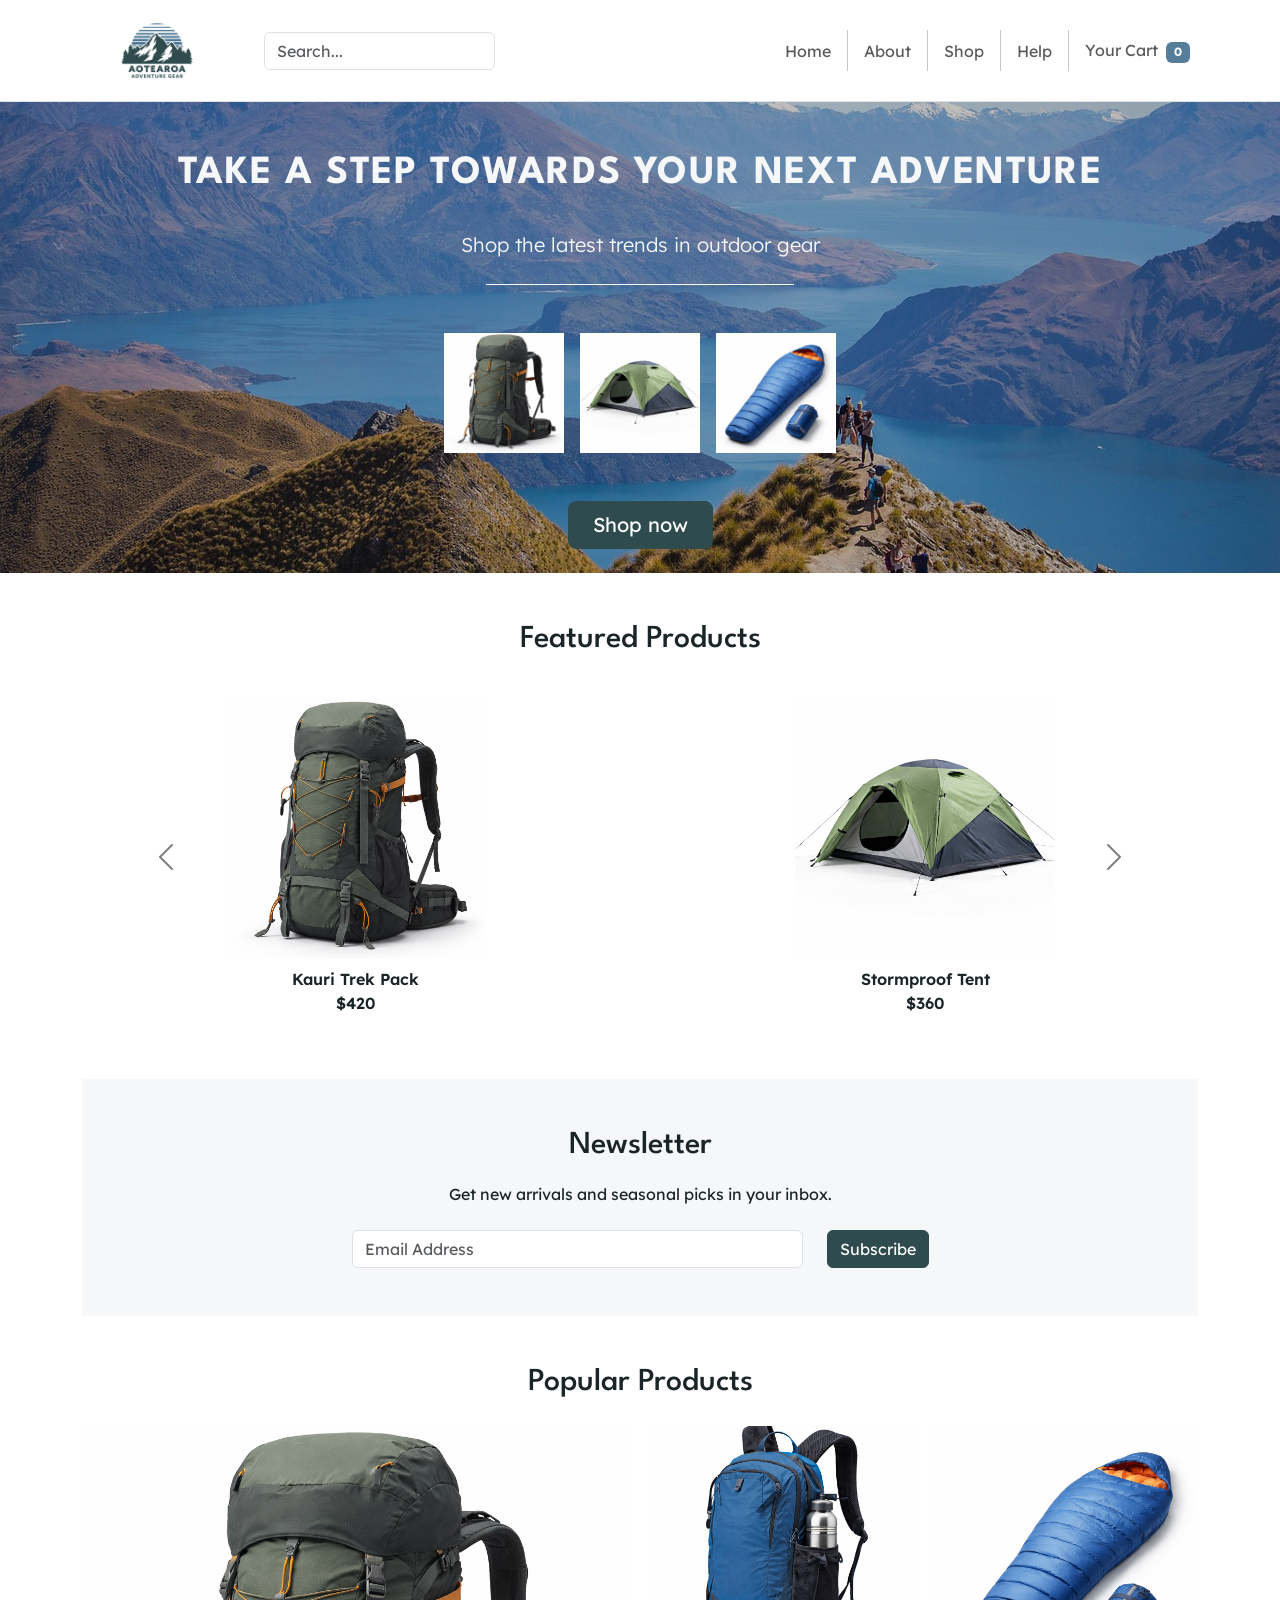
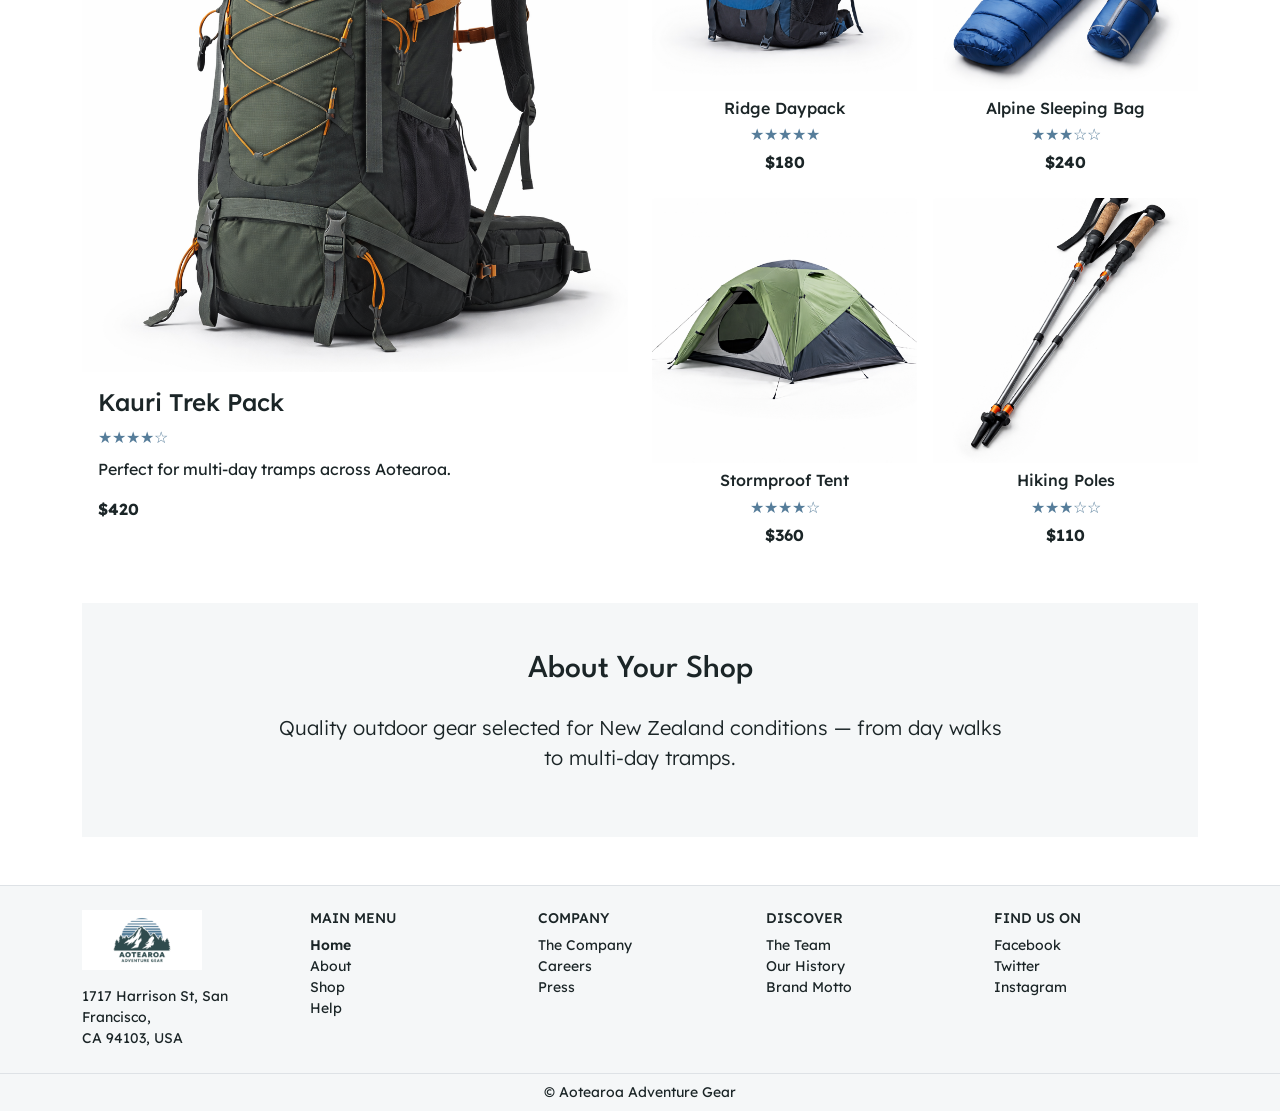
<file: AS2/index.html>
<!DOCTYPE html>
<html lang="en">
  <head>
    <meta charset="utf-8" />
    <title>Aotearoa Adventure Gear</title>
    <meta
      name="description"
      content="Aotearoa Adventure Gear is a premium outdoor equipment retailer catering to adventure enthusiasts across New Zealand."
    />
    <meta name="viewport" content="width=device-width, initial-scale=1" />

    <!-- Bootstrap CSS -->
    <link
      href="https://cdn.jsdelivr.net/npm/bootstrap@5.3.8/dist/css/bootstrap.min.css"
      rel="stylesheet"
      integrity="sha384-sRIl4kxILFvY47J16cr9ZwB07vP4J8+LH7qKQnuqkuIAvNWLzeN8tE5YBujZqJLB"
      crossorigin="anonymous"
    />

    <!-- Custom styles-->
    <link rel="stylesheet" href="css/custom-styles.css" />

    <!-- Fonts -->
    <link rel="preconnect" href="https://fonts.googleapis.com" />
    <link rel="preconnect" href="https://fonts.gstatic.com" crossorigin />
    <link
      href="https://fonts.googleapis.com/css2?family=League+Spartan:wght@500;700&family=Lexend+Deca:wght@100..900&display=swap"
      rel="stylesheet"
    />
  </head>

  <body>
    <div>
        <header class="border-bottom bg-white">
        <nav class="navbar navbar-expand-lg">
            <div class="container">

            <!-- Brand -->
            <a class="navbar-brand d-flex align-items-center gap-2" href="index.html">
                <img
                src="images/logo_jmgwxd/logo_jmgwxd_c_scale,w_320.png"
                alt="Aotearoa Adventure Gear logo"
                class="img-fluid"
                style="max-width: 150px"
                />
            </a>

            <!-- Toggler (mobile) -->
            <button
                class="navbar-toggler"
                type="button"
                data-bs-toggle="collapse"
                data-bs-target="#mainNavbar"
                aria-controls="mainNavbar"
                aria-expanded="false"
                aria-label="Toggle navigation"
            >
                <span class="navbar-toggler-icon"></span>
            </button>

            <!-- Collapsible content -->
            <div class="collapse navbar-collapse" id="mainNavbar">
                <!-- Search -->
                <form class="d-flex ms-lg-3 my-3 my-lg-0" role="search" action="#" method="get">
                <label class="visually-hidden" for="search">Search</label>
                <input
                    id="search"
                    class="form-control"
                    type="search"
                    name="q"
                    placeholder="Search..."
                />
                </form>

                <!-- Nav links -->
                 <ul class="navbar-nav ms-lg-auto align-items-lg-center gap-lg-2">
                    <li class="nav-item">
                        <a class="nav-link" href="index.html" data-nav="home">Home</a>
                    </li>
                    <div class="vr d-none d-lg-block"></div>
                    <li class="nav-item">
                        <a class="nav-link" href="#" data-nav="about">About</a>
                    </li>
                    <div class="vr d-none d-lg-block"></div>
                    <li class="nav-item">
                        <a class="nav-link" href="shop.html" data-nav="shop">Shop</a>
                    </li>
                    <div class="vr d-none d-lg-block"></div>
                    <li class="nav-item">
                        <a class="nav-link" href="#" data-nav="help">Help</a>
                    </li>
                    <div class="vr d-none d-lg-block"></div>
                    <li class="nav-item">
                        <a class="nav-link" href="cart.html" data-nav="cart">
                        Your Cart
                        <span class="badge text-bg-secondary ms-1" data-cart-count>0</span>
                        </a>
                    </li>
                </ul>
            </div>

            </div>
        </nav>
        </header>

      <main>
        <!-- Hero Section -->
        <section
          id="hero"
          class="hero p-4 text-center"
          style="--hero-image: url('../images/hero_image.jpg')"
        >
          <h1 class="py-4 text-light">Take a step towards your next adventure</h1>
          <p class="lead text-light">Shop the latest trends in outdoor gear</p>
          <hr class="w-25 mx-auto my-4 opacity-100 text-light">

          <!-- Featured product images -->
          <div class="d-flex justify-content-center gap-3 mb-4 py-4">
            <a href="product.html?id=1" class="d-inline-block">
              <img
                src="images/trekpack.png"
                alt="Kauri trekpack"
                class="img-fluid product-thumb"
                style="max-width: 120px"
              />
            </a>
            <a href="product.html?id=4" class="d-inline-block">
              <img
                src="images/tent.png"
                alt="Stormproof tent"
                class="img-fluid product-thumb"
                style="max-width: 120px"
              />
            </a>
            <a href="product.html?id=3" class="d-inline-block">
              <img
                src="images/sleepingbag.png"
                alt="Sleeping bag"
                class="img-fluid product-thumb"
                style="max-width: 120px"
              />
            </a>
          </div>

          <div class="d-grid gap-2 d-sm-flex justify-content-sm-center">
            <a href="shop.html" class="btn btn-primary btn-lg px-4">Shop now</a>
          </div>
        </section>

        <!-- Scroll to top button -->
        <button id="topBtn" 
        title="Go to top"  
        class="btn btn-primary position-fixed bottom-0 end-0 m-3 rounded-circle d-flex align-items-center justify-content-center d-none"
        type="button" aria-label="Scroll to top">Top</button>

        <!-- Carousel -->
        <div class="container py-5">
        <h2 class="text-center mb-4">Featured Products</h2>

        <div
            id="featured-products-carousel"
            class="carousel slide carousel-dark"
            data-bs-ride="carousel"
        >
            <div class="carousel-inner">

            <!-- Slide 1 -->
            <div class="carousel-item active">
                <div class="row justify-content-center g-4">
                <div class="col-12 col-md-6">
                    <a href="product.html?id=1" class="text-decoration-none text-reset d-block text-center">
                        <div class="ratio ratio-1x1 mx-auto" style="max-width: 260px;">
                            <img src="images/trekpack.png" class="w-100 h-100 object-fit-cover" alt="Kauri Trek Pack">
                        </div>
                        <p class="fw-semibold mt-2 mb-0">Kauri Trek Pack<br>$420</p>
                    </a>
                </div>

                <div class="col-12 col-md-6">
                    <a href="product.html?id=2" class="text-decoration-none text-reset d-block text-center">
                        <div class="ratio ratio-1x1 mx-auto" style="max-width: 260px;">
                            <img src="images/tent.png" class="w-100 h-100 object-fit-cover" alt="Stormproof Tent">
                        </div>
                        <p class="fw-semibold mt-2 mb-0">Stormproof Tent<br>$360</p>
                    </a>
                </div>
                </div>
            </div>

            <!-- Slide 2 -->
            <div class="carousel-item">
                <div class="row justify-content-center g-4">
                <div class="col-12 col-md-6">
                    <a href="product.html?id=3" class="text-decoration-none text-reset d-block text-center">
                        <div class="ratio ratio-1x1 mx-auto" style="max-width: 260px;">
                            <img src="images/sleepingbag.png" class="w-100 h-100 object-fit-cover" alt="Alpine Sleeping Bag">
                        </div>
                        <p class="fw-semibold mt-2 mb-0">Apline Sleeping Bag<br>$240</p>
                    </a>
                </div>

                <div class="col-12 col-md-6">
                    <a href="product.html?id=2" class="text-decoration-none text-reset d-block text-center">
                        <div class="ratio ratio-1x1 mx-auto" style="max-width: 260px;">
                            <img src="images/daypack.png" class="w-100 h-100 object-fit-cover" alt="Ridge Daypack">
                        </div>
                        <p class="fw-semibold mt-2 mb-0">Ridge Daypack<br>$180</p>
                    </a>
                </div>
                </div>
            </div>

            </div>

            <!-- Controls -->
            <button class="carousel-control-prev" type="button"
                    data-bs-target="#featured-products-carousel"
                    data-bs-slide="prev">
            <span class="carousel-control-prev-icon" aria-hidden="true"></span>
            <span class="visually-hidden">Previous</span>
            </button>

            <button class="carousel-control-next" type="button"
                    data-bs-target="#featured-products-carousel"
                    data-bs-slide="next">
            <span class="carousel-control-next-icon" aria-hidden="true"></span>
            <span class="visually-hidden">Next</span>
            </button>
        </div>
        </div>

        <!-- Newsletter section -->
        <div class="container">
          <section id="newsletter" class="newsletter py-5 bg-light">
            <div class="text-center">
              <h2 class="mb-3">Newsletter</h2>
              <p class="mb-4">
                Get new arrivals and seasonal picks in your inbox.
              </p>
            </div>

            <form action="#" method="post" class="newsletter-form">
              <div class="row justify-content-center">
                <div class="col-md-5 mb-2 mb-md-0">
                  <label class="visually-hidden" for="newsletter-email">Email address</label>
                  <input
                    id="newsletter-email"
                    type="email"
                    name="email"
                    class="form-control"
                    placeholder="Email Address"
                    required
                  />
                </div>
                <div class="col-auto">
                  <button type="submit" class="btn btn-primary">Subscribe</button>
                </div>
              </div>
            </form>
          </section>

          <!-- Popular Products -->
          <section id="popular-products" class="popular-products py-5">
            <h2 class="mb-4 text-center">Popular Products</h2>

            <div class="row g-4">
              <!-- LEFT: big featured card -->
              <div class="col-md-6">
                <a href="product.html?id=1" class="text-decoration-none text-reset d-block h-100">
                  <article class="card h-100 border-0">
                    <img src="images/trekpack.png" class="card-img-top product-thumb" alt="Kauri Trek Pack" />
                    <div class="card-body">
                      <h3 class="card-title h4">Kauri Trek Pack</h3>
                      <div class="mb-2">
                        <span class="stars text-secondary">&#9733;&#9733;&#9733;&#9733;&#9734;</span>
                      </div>
                      <p class="card-text">Perfect for multi-day tramps across Aotearoa.</p>
                      <p class="card-text fw-bold mb-0">$420</p>
                    </div>
                  </article>
                </a>
              </div>

              <!-- RIGHT: 4 smaller cards (2x2) -->
              <div class="col-md-6">
                <div class="row g-3">
                  <div class="col-6">
                    <a href="product.html?id=2" class="text-decoration-none text-reset d-block h-100">
                      <article class="card h-100 border-0 text-center">
                        <img src="images/daypack.png" class="card-img-top product-thumb" alt="Ridge Daypack" />
                        <div class="card-body p-2">
                          <h3 class="card-title h6 mb-1">Ridge Daypack</h3>
                          <div class="mb-1">
                            <span class="text-secondary">&#9733;&#9733;&#9733;&#9733;&#9733;</span>
                          </div>
                          <p class="card-text fw-bold mb-0">$180</p>
                        </div>
                      </article>
                    </a>
                  </div>

                  <div class="col-6">
                    <a href="product.html?id=3" class="text-decoration-none text-reset d-block h-100">
                      <article class="card h-100 border-0 text-center">
                        <img src="images/sleepingbag.png" class="card-img-top product-thumb" alt="Alpine Sleeping Bag" />
                        <div class="card-body p-2">
                          <h3 class="card-title h6 mb-1">Alpine Sleeping Bag</h3>
                          <div class="mb-1">
                            <span class="text-secondary">&#9733;&#9733;&#9733;&#9734;&#9734;</span>
                          </div>
                          <p class="card-text fw-bold mb-0">$240</p>
                        </div>
                      </article>
                    </a>
                  </div>

                  <div class="col-6">
                    <a href="product.html?id=4" class="text-decoration-none text-reset d-block h-100">
                      <article class="card h-100 border-0 text-center">
                        <img src="images/tent.png" class="card-img-top product-thumb" alt="Stormproof Tent" />
                        <div class="card-body p-2">
                          <h3 class="card-title h6 mb-1">Stormproof Tent</h3>
                          <div class="mb-1">
                            <span class="text-secondary">&#9733;&#9733;&#9733;&#9733;&#9734;</span>
                          </div>
                          <p class="card-text fw-bold mb-0">$360</p>
                        </div>
                      </article>
                    </a>
                  </div>

                  <div class="col-6">
                    <a href="product.html?id=5" class="text-decoration-none text-reset d-block h-100">
                      <article class="card h-100 border-0 text-center">
                        <img src="images/hikingpoles.png" class="card-img-top product-thumb" alt="Hiking Poles" />
                        <div class="card-body p-2">
                          <h3 class="card-title h6 mb-1">Hiking Poles</h3>
                          <div class="mb-1">
                            <span class="text-secondary">&#9733;&#9733;&#9733;&#9734;&#9734;</span>
                          </div>
                          <p class="card-text fw-bold mb-0">$110</p>
                        </div>
                      </article>
                    </a>
                  </div>
                </div>
              </div>
            </div>
          </section>

          <!-- About Section -->
          <section id="about" class="about py-5 bg-light">
            <div class="container text-center">
              <h2 class="mb-4">About Your Shop</h2>
              <div class="col-lg-8 mx-auto">
                <p class="lead">
                  Quality outdoor gear selected for New Zealand conditions — from day walks to
                  multi-day tramps.
                </p>
              </div>
            </div>
          </section>
        </div>
      </main>

      <footer class="site-footer mt-5">
        <div class="p-4 border-top bg-light">
          <div class="container">
            <div class="row row-cols-2 row-cols-md-5 g-4 align-items-start">
              <div class="col">
                <img
                  src="images/logo_jmgwxd/logo_jmgwxd_c_scale,w_320.png"
                  alt="AAG Logo"
                  class="img-fluid mb-3"
                  style="max-width: 120px"
                />
                <address class="small mb-0">
                  1717 Harrison St, San Francisco,<br />
                  CA 94103, USA
                </address>
              </div>

              <!-- TODO: fix lack of colour on hover-->
              <div class="col">
                <h5 class="mb-2 small text-uppercase">Main Menu</h5>
                <ul class="list-unstyled small mb-0">
                  <li><a href="index.html" class="nav-link active fw-semibold">Home</a></li>
                  <li><a href="#" class="nav-link">About</a></li>
                  <li><a href="shop.html" class="nav-link">Shop</a></li>
                  <li><a href="#" class="nav-link">Help</a></li>
                </ul>
              </div>

              <div class="col">
                <h5 class="mb-2 small text-uppercase">Company</h5>
                <ul class="list-unstyled small mb-0">
                  <li><a href="#" class="nav-link">The Company</a></li>
                  <li><a href="#" class="nav-link">Careers</a></li>
                  <li><a href="#" class="nav-link">Press</a></li>
                </ul>
              </div>

              <div class="col">
                <h5 class="mb-2 small text-uppercase">Discover</h5>
                <ul class="list-unstyled small mb-0">
                  <li><a href="#" class="nav-link">The Team</a></li>
                  <li><a href="#" class="nav-link">Our History</a></li>
                  <li><a href="#" class="nav-link">Brand Motto</a></li>
                </ul>
              </div>

              <div class="col">
                <h5 class="mb-2 small text-uppercase">Find Us On</h5>
                <ul class="list-unstyled small mb-0">
                  <li><a href="#" class="nav-link">Facebook</a></li>
                  <li><a href="#" class="nav-link">Twitter</a></li>
                  <li><a href="#" class="nav-link">Instagram</a></li>
                </ul>
              </div>
            </div>
          </div>
        </div>

        <div class="border-top bg-light p-2 text-center">
          <div class="container">
            <p class="small mb-0">&#169; Aotearoa Adventure Gear</p>
          </div>
        </div>
      </footer>
    </div>

    <script
      src="https://cdn.jsdelivr.net/npm/bootstrap@5.3.8/dist/js/bootstrap.min.js"
      integrity="sha384-G/EV+4j2dNv+tEPo3++6LCgdCROaejBqfUeNjuKAiuXbjrxilcCdDz6ZAVfHWe1Y"
      crossorigin="anonymous"
    ></script>
    <script src="js/cart.js"></script>
    <script src="js/common.js"></script>
  </body>
</html>
</file>
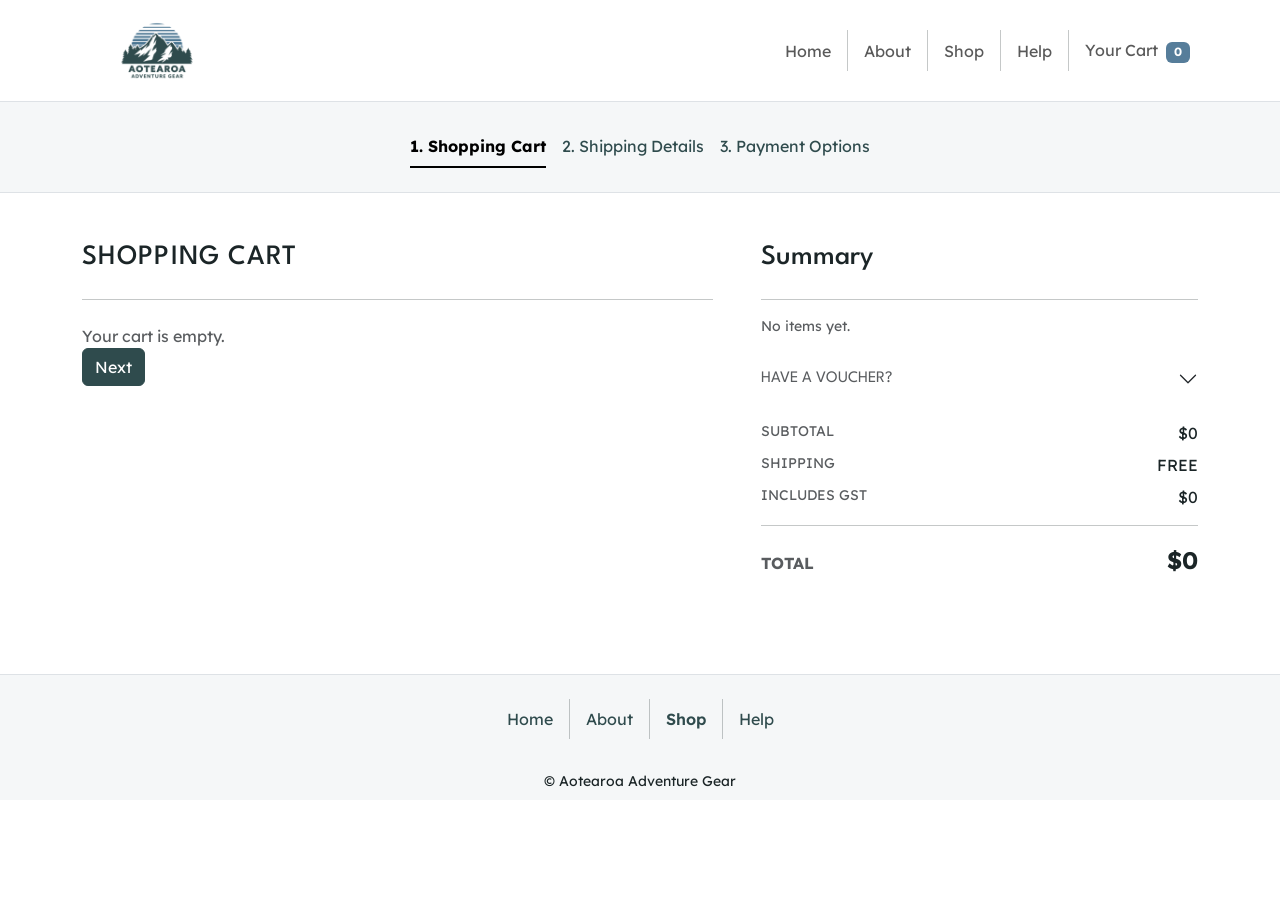
<file: AS2/cart.html>
<!DOCTYPE html>
<html lang="en">
<head>
  <meta charset="utf-8" />
  <title>Aotearoa Adventure Gear | Cart</title>
  <meta name="description" content="Shopping cart checkout flow." />
  <meta name="viewport" content="width=device-width, initial-scale=1" />

  <link
    href="https://cdn.jsdelivr.net/npm/bootstrap@5.3.8/dist/css/bootstrap.min.css"
    rel="stylesheet"
  />
  <link rel="stylesheet" href="css/custom-styles.css" />

  <link rel="preconnect" href="https://fonts.googleapis.com" />
  <link rel="preconnect" href="https://fonts.gstatic.com" crossorigin />
  <link
    href="https://fonts.googleapis.com/css2?family=League+Spartan:wght@500;700&family=Lexend+Deca:wght@100..900&display=swap"
    rel="stylesheet"
  />
</head>

<body>
<div>
  <!-- Header -->
      <header class="border-bottom bg-white">
        <nav class="navbar navbar-expand-lg">
            <div class="container">

            <!-- Brand -->
            <a class="navbar-brand d-flex align-items-center gap-2" href="index.html">
                <img
                src="images/logo_jmgwxd/logo_jmgwxd_c_scale,w_320.png"
                alt="Aotearoa Adventure Gear logo"
                class="img-fluid"
                style="max-width: 150px"
                />
            </a>

            <!-- Toggler (mobile) -->
            <button
                class="navbar-toggler"
                type="button"
                data-bs-toggle="collapse"
                data-bs-target="#mainNavbar"
                aria-controls="mainNavbar"
                aria-expanded="false"
                aria-label="Toggle navigation"
            >
                <span class="navbar-toggler-icon"></span>
            </button>

            <!-- Collapsible content -->
            <div class="collapse navbar-collapse" id="mainNavbar">
                <!-- Nav links -->
                 <ul class="navbar-nav ms-lg-auto align-items-lg-center gap-lg-2">
                    <li class="nav-item">
                        <a class="nav-link" href="index.html" data-nav="home">Home</a>
                    </li>
                    <div class="vr d-none d-lg-block"></div>
                    <li class="nav-item">
                        <a class="nav-link" href="#" data-nav="about">About</a>
                    </li>
                    <div class="vr d-none d-lg-block"></div>
                    <li class="nav-item">
                        <a class="nav-link" href="shop.html" data-nav="shop">Shop</a>
                    </li>
                    <div class="vr d-none d-lg-block"></div>
                    <li class="nav-item">
                        <a class="nav-link" href="#" data-nav="help">Help</a>
                    </li>
                    <div class="vr d-none d-lg-block"></div>
                    <li class="nav-item">
                        <a class="nav-link" href="cart.html" data-nav="cart">
                        Your Cart
                        <span class="badge text-bg-secondary ms-1" data-cart-count>0</span>
                        </a>
                    </li>
                </ul>
            </div>

            </div>
        </nav>
        </header>

  <main>
    <div>
      <!-- Steps -->
        <section class="py-4 border-bottom bg-light">
        <nav class="container" aria-label="Checkout steps">
            <ul class="nav nav-underline justify-content-center flex-wrap" id="checkoutSteps" role="tablist">
            <li class="nav-item" role="presentation">
                <a
                class="nav-link active"
                href="#step1"
                data-step="1"
                aria-current="step"
                role="tab"
                aria-controls="step1"
                aria-selected="true"
                >1. Shopping Cart</a>
            </li>
            <li class="nav-item" role="presentation">
                <a
                class="nav-link"
                href="#step2"
                data-step="2"
                role="tab"
                aria-controls="step2"
                aria-selected="false"
                >2. Shipping Details</a>
            </li>
            <li class="nav-item" role="presentation">
                <a
                class="nav-link"
                href="#step3"
                data-step="3"
                role="tab"
                aria-controls="step3"
                aria-selected="false"
                >3. Payment Options</a>
            </li>
            </ul>
        </nav>
        </section>

      <!-- Content -->
       <div class="container">
        <section class="py-5">
            <div class="row g-5">

            <!-- LEFT -->
            <div class="col-12 col-lg-7">

                <!-- STEP 1 -->
                <section class="checkout-step" id="step1" data-step-panel="1" role="tabpanel" aria-labelledby="step1-tab">
                <h1 class="h3 mb-4">Shopping Cart</h1>
                <hr class="mb-4" />
                <div id="cart-items"></div>

                <div class="d-flex gap-2">
                    <button type="button" class="btn btn-primary" data-next>Next</button>
                </div>
                </section>

                <!-- STEP 2 -->
                <section class="checkout-step d-none" id="step2" data-step-panel="2" role="tabpanel" aria-labelledby="step2-tab">
                <h1 class="h3 mb-4">Shipping Details</h1>
                <hr class="mb-4" />

                <form id="shippingForm" class="needs-validation" novalidate>
                    <div class="row g-3">
                    <div class="col-12 col-md-6">
                        <label class="form-label" for="firstName">First Name</label>
                        <input id="firstName" class="form-control" type="text" autocomplete="given-name" required />
                        <div class="invalid-feedback">Please enter your first name.</div>
                    </div>
                    <div class="col-12 col-md-6">
                        <label class="form-label" for="lastName">Last Name</label>
                        <input id="lastName" class="form-control" type="text" autocomplete="family-name" required />
                        <div class="invalid-feedback">Please enter your last name.</div>
                    </div>

                    <div class="col-12">
                        <label class="form-label" for="address1">Address</label>
                        <input id="address1" class="form-control" type="text" autocomplete="street-address" required />
                        <div class="invalid-feedback">Please enter your address.</div>
                    </div>

                    <div class="col-12">
                        <label class="form-label" for="address2">Address 2</label>
                        <input id="address2" class="form-control" type="text" />
                    </div>

                    <div class="col-12 col-md-6">
                        <label class="form-label" for="country">Country</label>
                        <select id="country" class="form-select" autocomplete="country-name" required>
                        <option selected>New Zealand</option>
                        <option>Australia</option>
                        </select>
                        <div class="invalid-feedback">Please select a country.</div>
                    </div>
                    <div class="col-12 col-md-6">
                        <label class="form-label" for="city">City</label>
                        <input id="city" class="form-control" type="text" autocomplete="address-level2" required />
                        <div class="invalid-feedback">Please enter your city.</div>
                    </div>

                    <div class="col-12 col-md-6">
                        <label class="form-label" for="postcode">Zip/Postal Code</label>
                        <input id="postcode" class="form-control" type="text" autocomplete="postal-code" inputmode="numeric" required />
                        <div class="invalid-feedback" id="postcodeFeedback">Please enter a valid postcode.</div>
                    </div>
                    <div class="col-12 col-md-6">
                        <label class="form-label" for="phone">Phone Number</label>
                        <input id="phone" class="form-control" type="tel" autocomplete="tel" inputmode="tel" required />
                        <div class="invalid-feedback" id="phoneFeedback">Please enter a valid phone number.</div>
                    </div>
                    </div>

                    <hr class="my-4" />

                    <!-- Shipping options -->
                    <div class="row g-3" id="shippingOptions">
                    <div class="col-12 col-md-6">
                        <div class="border rounded p-3 h-100">
                        <div class="form-check">
                            <input class="form-check-input" type="radio" name="shipping" id="shipFree" value="free" />
                            <label class="form-check-label" for="shipFree">
                            Free Shipping<br />
                            <span class="text-muted small">Between 2–5 working days</span>
                            </label>
                        </div>
                        </div>
                    </div>

                    <div class="col-12 col-md-6">
                        <div class="border rounded p-3 h-100">
                        <div class="form-check">
                            <input class="form-check-input" type="radio" name="shipping" id="shipStandard" value="standard" checked required />
                            <label class="form-check-label" for="shipStandard">
                            Standard Delivery – $15<br />
                            <span class="text-muted small">Between 2–3 working days</span>
                            </label>
                        </div>
                        </div>
                    </div>

                    <div class="col-12 col-md-6">
                        <div class="border rounded p-3 h-100">
                        <div class="form-check">
                            <input class="form-check-input" type="radio" name="shipping" id="shipNext" value="nextday" />
                            <label class="form-check-label" for="shipNext">
                            Next Day Delivery – $20<br />
                            <span class="text-muted small">24 hours from checkout</span>
                            </label>
                        </div>
                        </div>
                    </div>

                    <div class="col-12 col-md-6 d-flex align-items-center">
                        <div id="freeShippingBanner" class="alert alert-success mb-0 w-100 d-none">
                        Free shipping automatically applied for totals over $600.
                        </div>
                    </div>
                    </div>

                    <hr class="my-4" />

                    <div class="d-flex gap-2">
                    <button type="button" class="btn btn-light px-4" data-prev>Back</button>
                    <button type="button" class="btn btn-primary px-4" data-next>Next</button>
                    <a href="shop.html" class="btn btn-light px-4">Cancel</a>
                    </div>
                </form>
                </section>

                <!-- STEP 3 -->
                <section class="checkout-step d-none" id="step3" data-step-panel="3" role="tabpanel" aria-labelledby="step3-tab">
                <h1 class="h3 mb-4">Payment method</h1>
                <hr class="mb-4" />

                <form id="paymentForm" class="needs-validation" novalidate>

                <div id="checkoutComplete" class="alert alert-success d-none" role="alert">
                    Checkout complete (demo). No payment is processed.
                </div>

                <!-- Credit Card -->
                <div class="border rounded p-4 mb-4">
                    <div class="form-check mb-3">
                    <input class="form-check-input" type="radio" name="pay" id="payCard" checked />
                    <label class="form-check-label fw-bold" for="payCard">Credit Card</label>
                    <p class="text-muted small mb-0">
                        Enter your card details to complete checkout.
                    </p>
                    </div>

                    <div class="row g-3">
                    <div class="col-12 col-md-6">
                        <label class="form-label" for="cardNo">Card Number</label>
                        <input id="cardNo" class="form-control" type="text" placeholder="0000 0000 0000 0000" inputmode="numeric" autocomplete="cc-number" required />
                        <div class="invalid-feedback" id="cardNoFeedback">Please enter a valid card number.</div>
                    </div>
                    <div class="col-6 col-md-3">
                        <label class="form-label" for="exp">Exp.</label>
                        <input id="exp" class="form-control" type="text" placeholder="MM/YY" inputmode="numeric" autocomplete="cc-exp" required />
                        <div class="invalid-feedback" id="expFeedback">Please enter a valid expiry date (MM/YY).</div>
                    </div>
                    <div class="col-6 col-md-3">
                        <label class="form-label" for="cvv">CVV</label>
                        <input id="cvv" class="form-control" type="text" placeholder="CVV" inputmode="numeric" autocomplete="cc-csc" required />
                        <div class="invalid-feedback" id="cvvFeedback">Please enter a valid CVV.</div>
                    </div>
                    <div class="col-12">
                        <label class="form-label" for="cardName">Card Holder Name</label>
                        <input id="cardName" class="form-control" type="text" placeholder="Card Holder Name" autocomplete="cc-name" required />
                        <div class="invalid-feedback">Please enter the card holder name.</div>
                    </div>
                    </div>
                </div>

                <!-- PayPal -->
                <div class="border rounded p-4 mb-4 d-flex align-items-center justify-content-between">
                    <div>
                    <div class="form-check mb-1">
                        <input class="form-check-input" type="radio" name="pay" id="payPaypal" />
                        <label class="form-check-label fw-bold" for="payPaypal">Paypal</label>
                    </div>
                    <p class="text-muted small mb-0">
                        Continue to PayPal to complete payment.
                    </p>
                    </div>
                    <div class="text-muted fw-bold">PayPal</div>
                </div>

                <div class="d-flex gap-2">
                    <button type="button" class="btn btn-light px-4" data-prev>Back</button>
                    <button type="submit" class="btn btn-primary px-4">Pay Now</button>
                    <a href="shop.html" class="btn btn-light px-4">Cancel</a>
                </div>

                </form>
                </section>

            </div>

            <!-- RIGHT -->
                <aside class="col-12 col-lg-5">
                <h2 class="h3 mb-4">Summary</h2>
                <hr class="mb-3" />

                <!-- Summary items (images + name + price) -->
                <div id="summary-items" class="mb-4"></div>

                <!-- Voucher (Bootstrap accordion) -->
                <div class="accordion mb-4" id="voucherAccordion">
                <div class="accordion-item border-0">
                    <h2 class="accordion-header" id="voucherHeading">
                    <button
                        class="accordion-button collapsed px-0 py-2 bg-transparent shadow-none text-muted small text-uppercase"
                        type="button"
                        data-bs-toggle="collapse"
                        data-bs-target="#voucherPanel"
                        aria-expanded="false"
                        aria-controls="voucherPanel"
                    >
                        Have a voucher?
                    </button>
                    </h2>

                    <div
                    id="voucherPanel"
                    class="accordion-collapse collapse"
                    aria-labelledby="voucherHeading"
                    data-bs-parent="#voucherAccordion"
                    >
                    <div class="accordion-body px-0 pt-2">
                        <div class="input-group">
                        <input
                            type="text"
                            id="coupon"
                            class="form-control"
                            placeholder="Coupon code"
                            aria-label="Coupon code"
                        />
                        <button type="button" class="btn btn-outline-secondary">
                            Apply
                        </button>
                        </div>
                    </div>
                    </div>
                </div>
                </div>


                <div class="d-flex justify-content-between mb-2">
                    <span class="text-muted small text-uppercase">Subtotal</span>
                    <span id="summary-subtotal">$0</span>
                </div>

                <div class="d-flex justify-content-between mb-2">
                    <span class="text-muted small text-uppercase">Shipping</span>
                    <span id="summary-shipping">FREE</span>
                </div>

                <div class="d-flex justify-content-between mb-3">
                    <span class="text-muted small text-uppercase">Includes gst</span>
                    <span id="summary-taxes">$0</span>
                </div>

                <hr />

                <div class="d-flex justify-content-between align-items-baseline fw-bold">
                    <span class="text-muted text-uppercase">Total</span>
                    <span id="summary-total" class="fs-4">$0</span>
                </div>
                </aside>
            </div>
        </div>
      </section>
    </div>
  </main>

  <!-- Footer -->
      <footer class="site-footer mt-5">
        <div class="p-4 border-top bg-light">
          <div class="container">
            <div class="d-flex flex-wrap align-items-center justify-content-center">
                <nav class="nav" aria-label="Main navigation">
                    <a class="nav-link" href="index.html">Home</a>
                    <div class="vr"></div>
                    <a class="nav-link" href="#">About</a>
                    <div class="vr"></div>
                    <a class="nav-link active fw-semibold" href="shop.html">Shop</a>
                    <div class="vr"></div>
                    <a class="nav-link" href="#">Help</a>
                </nav>
            </div>
          </div>
        </div>

        <div class="bg-light p-2 text-center">
          <div class="container">
            <p class="small mb-0">&#169; Aotearoa Adventure Gear</p>
          </div>
        </div>
      </footer>
</div>

<script
      src="https://cdn.jsdelivr.net/npm/bootstrap@5.3.8/dist/js/bootstrap.min.js"
      integrity="sha384-G/EV+4j2dNv+tEPo3++6LCgdCROaejBqfUeNjuKAiuXbjrxilcCdDz6ZAVfHWe1Y"
      crossorigin="anonymous"
    ></script>
<script src="js/products.js"></script>
<script src="js/cart.js"></script>
<script src="js/common.js"></script>
<script src="js/cart-page.js"></script>

</body>
</html>
</file>
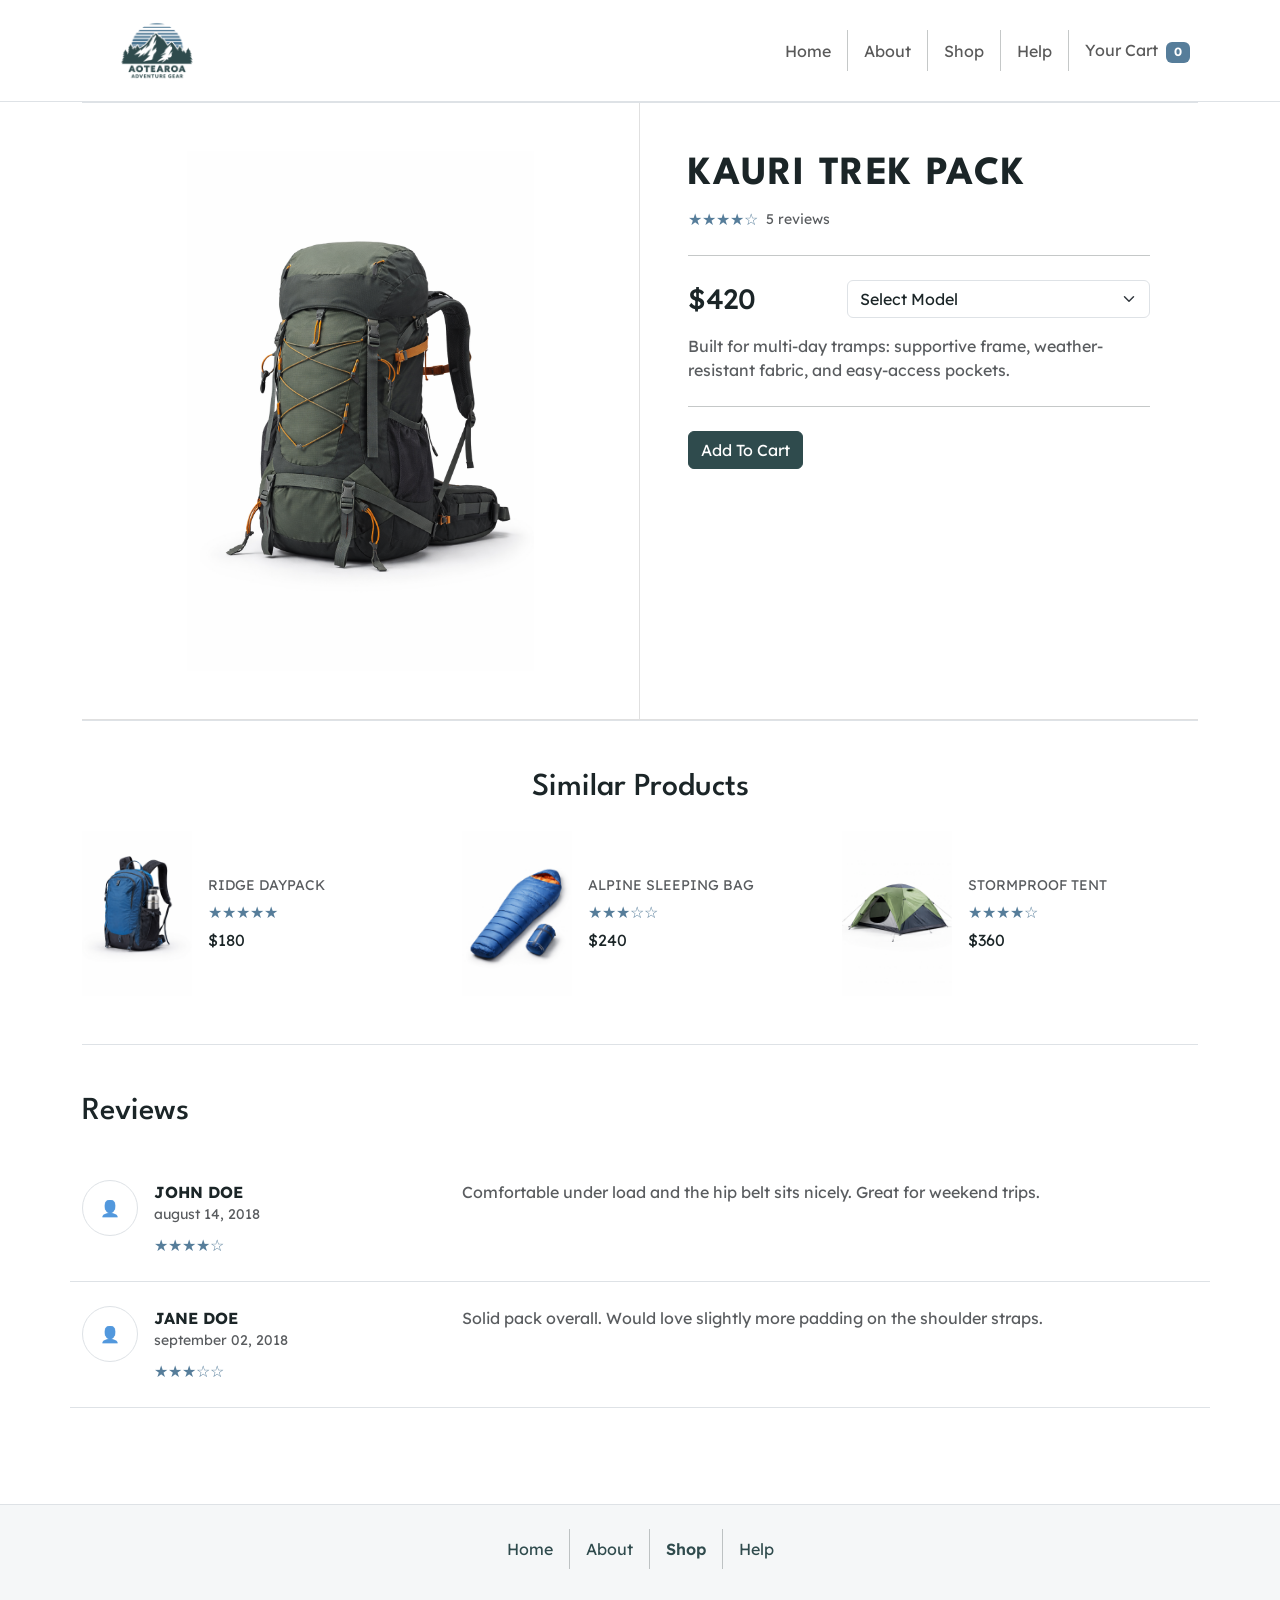
<file: AS2/product.html>
<!DOCTYPE html>
<html lang="en">
  <head>
    <meta charset="utf-8" />
    <title>Aotearoa Adventure Gear | Product</title>
    <meta name="description" content="View product details, similar products, and reviews." />
    <meta name="viewport" content="width=device-width, initial-scale=1" />

    <!-- Bootstrap CSS -->
    <link
      href="https://cdn.jsdelivr.net/npm/bootstrap@5.3.8/dist/css/bootstrap.min.css"
      rel="stylesheet"
      integrity="sha384-sRIl4kxILFvY47J16cr9ZwB07vP4J8+LH7qKQnuqkuIAvNWLzeN8tE5YBujZqJLB"
      crossorigin="anonymous"
    />

    <!-- Custom styles -->
    <link rel="stylesheet" href="css/custom-styles.css" />

    <!-- Fonts -->
    <link rel="preconnect" href="https://fonts.googleapis.com" />
    <link rel="preconnect" href="https://fonts.gstatic.com" crossorigin />
    <link
      href="https://fonts.googleapis.com/css2?family=League+Spartan:wght@500;700&family=Lexend+Deca:wght@100..900&display=swap"
      rel="stylesheet"
    />
  </head>

  <body>
    <div>
      <!-- Header -->
      <header class="border-bottom bg-white">
        <nav class="navbar navbar-expand-lg">
            <div class="container">

            <!-- Brand -->
            <a class="navbar-brand d-flex align-items-center gap-2" href="index.html">
                <img
                src="images/logo_jmgwxd/logo_jmgwxd_c_scale,w_320.png"
                alt="Aotearoa Adventure Gear logo"
                class="img-fluid"
                style="max-width: 150px"
                />
            </a>

            <!-- Toggler (mobile) -->
            <button
                class="navbar-toggler"
                type="button"
                data-bs-toggle="collapse"
                data-bs-target="#mainNavbar"
                aria-controls="mainNavbar"
                aria-expanded="false"
                aria-label="Toggle navigation"
            >
                <span class="navbar-toggler-icon"></span>
            </button>

            <!-- Collapsible content -->
            <div class="collapse navbar-collapse" id="mainNavbar">
                <!-- Nav links -->
                 <ul class="navbar-nav ms-lg-auto align-items-lg-center gap-lg-2">
                    <li class="nav-item">
                        <a class="nav-link" href="index.html" data-nav="home">Home</a>
                    </li>
                    <div class="vr d-none d-lg-block"></div>
                    <li class="nav-item">
                        <a class="nav-link" href="#" data-nav="about">About</a>
                    </li>
                    <div class="vr d-none d-lg-block"></div>
                    <li class="nav-item">
                        <a class="nav-link" href="shop.html" data-nav="shop">Shop</a>
                    </li>
                    <div class="vr d-none d-lg-block"></div>
                    <li class="nav-item">
                        <a class="nav-link" href="#" data-nav="help">Help</a>
                    </li>
                    <div class="vr d-none d-lg-block"></div>
                    <li class="nav-item">
                        <a class="nav-link" href="cart.html" data-nav="cart">
                        Your Cart
                        <span class="badge text-bg-secondary ms-1" data-cart-count>0</span>
                        </a>
                    </li>
                </ul>
            </div>

            </div>
        </nav>
        </header>

      <main>
        <div class="container">
          <!-- Product detail -->
          <section class="border-top">
            <div class="row g-0">
              <!-- Left: product image -->
              <div
                class="col-12 col-lg-6 p-4 p-md-5 d-flex align-items-center justify-content-center
                       panel-divider panel-divider-end panel-divider-bottom"
              >
                <img
                  id="productImage"
                  src="images/image.svg"
                  alt="Product image"
                  class="img-fluid product-hero"
                  style="max-width: 420px"
                />
              </div>

              <!-- Right: product info -->
              <div class="col-12 col-lg-6 p-4 p-md-5 panel-divider panel-divider-bottom">
                <h1 id="productTitle" class="mb-2">Product title</h1>

                <div class="d-flex align-items-center gap-2 mb-4">
                  <span id="productStars" class="text-secondary" aria-label="Product rating"></span>
                  <span id="productReviewCount" class="text-muted small"></span>
                </div>

                <hr class="my-4" />

                <div class="row g-3 align-items-center mb-3">
                  <div class="col-12 col-md-4">
                    <p id="productPrice" class="h3 mb-0">$0</p>
                  </div>

                  <div class="col-12 col-md-8">
                    <label class="visually-hidden" for="model-select">Select model</label>
                    <select id="model-select" class="form-select"></select>
                  </div>
                </div>

                <p id="productDescription" class="text-muted mb-4"></p>

                <hr class="my-4" />

                <button type="button" class="btn btn-primary" id="addToCartBtn">Add To Cart</button>
              </div>
            </div>
          </section>

        <!-- Scroll to top button -->
        <button id="topBtn" 
        title="Go to top"  
        class="btn btn-primary position-fixed bottom-0 end-0 m-3 rounded-circle d-flex align-items-center justify-content-center d-none"
        type="button" aria-label="Scroll to top">Top</button>

          <!-- Similar Products -->
          <section class="py-5 border-top">
            <h2 class="text-center mb-4">Similar Products</h2>
            <div class="row g-4" id="similarProducts"></div>
          </section>

          <!-- Reviews -->
          <section class="py-5 border-top">
            <h2 class="mb-4">Reviews</h2>
            <div id="reviewsList"></div>
          </section>
        </div>
      </main>

      <!-- Footer -->
      <footer class="site-footer mt-5">
        <div class="p-4 border-top bg-light">
          <div class="container">
            <div class="d-flex flex-wrap align-items-center justify-content-center">
                <nav class="nav" aria-label="Main navigation">
                    <a class="nav-link" href="index.html">Home</a>
                    <div class="vr"></div>
                    <a class="nav-link" href="#">About</a>
                    <div class="vr"></div>
                    <a class="nav-link active fw-semibold" href="shop.html">Shop</a>
                    <div class="vr"></div>
                    <a class="nav-link" href="#">Help</a>
                </nav>
            </div>
          </div>
        </div>

        <div class="bg-light p-2 text-center">
          <div class="container">
            <p class="small mb-0">&#169; Aotearoa Adventure Gear</p>
          </div>
        </div>
      </footer>
    </div>

    <script
      src="https://cdn.jsdelivr.net/npm/bootstrap@5.3.8/dist/js/bootstrap.min.js"
      integrity="sha384-G/EV+4j2dNv+tEPo3++6LCgdCROaejBqfUeNjuKAiuXbjrxilcCdDz6ZAVfHWe1Y"
      crossorigin="anonymous"
    ></script>
    <script src="js/products.js"></script>
    <script src="js/cart.js"></script>
    <script src="js/common.js"></script>
    <script src="js/product-page.js"></script>
  </body>
</html>
</file>
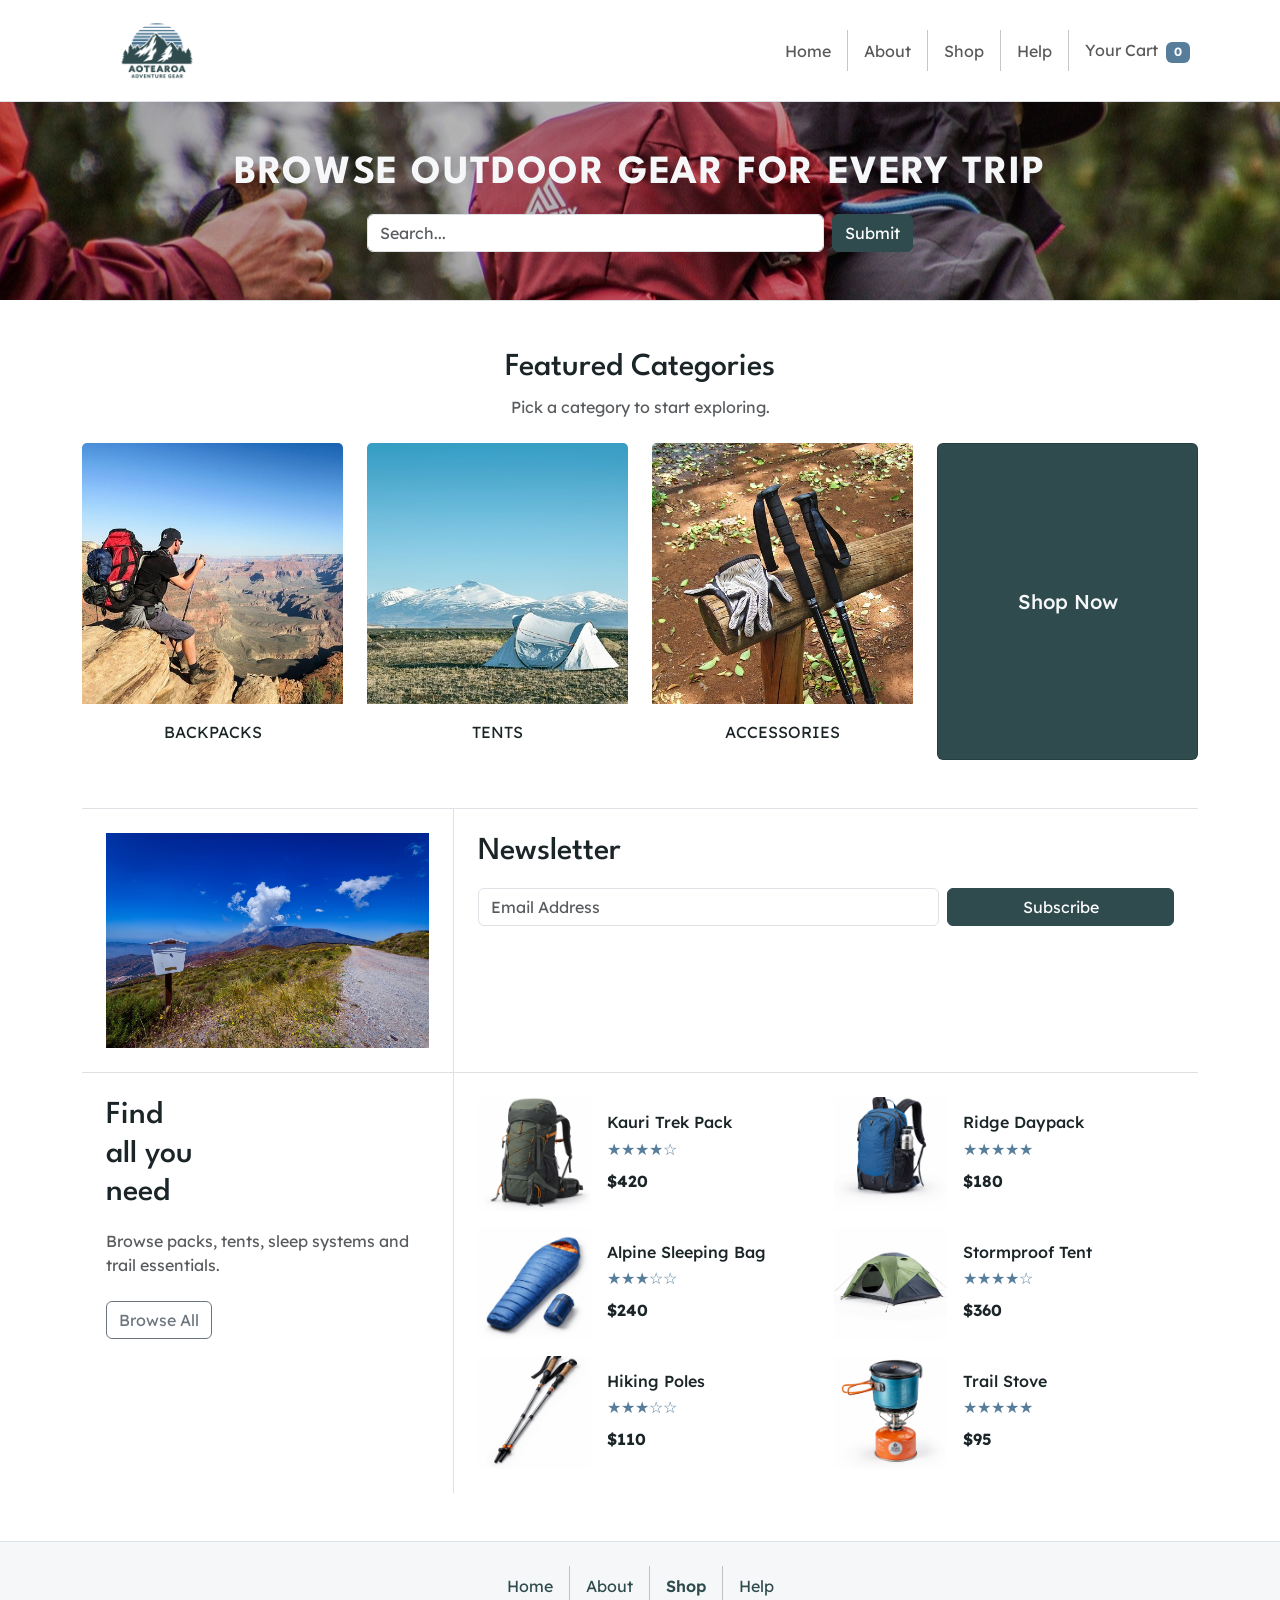
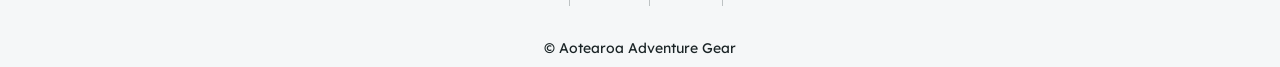
<file: AS2/shop.html>
<!DOCTYPE html>
<html lang="en">
  <head>
    <meta charset="utf-8" />
    <title>Aotearoa Adventure Gear | Shop</title>
    <meta
      name="description"
      content="Browse Aotearoa Adventure Gear products and categories."
    />
    <meta name="viewport" content="width=device-width, initial-scale=1" />

    <!-- Bootstrap CSS -->
    <link
      href="https://cdn.jsdelivr.net/npm/bootstrap@5.3.8/dist/css/bootstrap.min.css"
      rel="stylesheet"
      integrity="sha384-sRIl4kxILFvY47J16cr9ZwB07vP4J8+LH7qKQnuqkuIAvNWLzeN8tE5YBujZqJLB"
      crossorigin="anonymous"
    />

    <!-- Custom styles-->
    <link rel="stylesheet" href="css/custom-styles.css" />

    <!-- Fonts -->
    <link rel="preconnect" href="https://fonts.googleapis.com" />
    <link rel="preconnect" href="https://fonts.gstatic.com" crossorigin />
    <link
      href="https://fonts.googleapis.com/css2?family=League+Spartan:wght@500;700&family=Lexend+Deca:wght@100..900&display=swap"
      rel="stylesheet"
    />
  </head>

  <body>
    <div>
      <!-- Header -->
      <header class="border-bottom bg-white">
        <nav class="navbar navbar-expand-lg">
            <div class="container">

            <!-- Brand -->
            <a class="navbar-brand d-flex align-items-center gap-2" href="index.html">
                <img
                src="images/logo_jmgwxd/logo_jmgwxd_c_scale,w_320.png"
                alt="Aotearoa Adventure Gear logo"
                class="img-fluid"
                style="max-width: 150px"
                />
            </a>

            <!-- Toggler (mobile) -->
            <button
                class="navbar-toggler"
                type="button"
                data-bs-toggle="collapse"
                data-bs-target="#mainNavbar"
                aria-controls="mainNavbar"
                aria-expanded="false"
                aria-label="Toggle navigation"
            >
                <span class="navbar-toggler-icon"></span>
            </button>

            <!-- Collapsible content -->
            <div class="collapse navbar-collapse" id="mainNavbar">
                <!-- Nav links -->
                 <ul class="navbar-nav ms-lg-auto align-items-lg-center gap-lg-2">
                    <li class="nav-item">
                        <a class="nav-link" href="index.html" data-nav="home">Home</a>
                    </li>
                    <div class="vr d-none d-lg-block"></div>
                    <li class="nav-item">
                        <a class="nav-link" href="#" data-nav="about">About</a>
                    </li>
                    <div class="vr d-none d-lg-block"></div>
                    <li class="nav-item">
                        <a class="nav-link" href="shop.html" data-nav="shop">Shop</a>
                    </li>
                    <div class="vr d-none d-lg-block"></div>
                    <li class="nav-item">
                        <a class="nav-link" href="#" data-nav="help">Help</a>
                    </li>
                    <div class="vr d-none d-lg-block"></div>
                    <li class="nav-item">
                        <a class="nav-link" href="cart.html" data-nav="cart">
                        Your Cart
                        <span class="badge text-bg-secondary ms-1" data-cart-count>0</span>
                        </a>
                    </li>
                </ul>
            </div>

            </div>
        </nav>
        </header>

      <main>
        <!-- Top tagline + search -->
        <section
          class="py-5 text-center hero"
          style="--hero-image: url('../images/backpack-4339090_1280.jpg')"
        >
          <div class="container">
            <h1 class="mb-3 text-light">Browse outdoor gear for every trip</h1>

            <div class="row justify-content-center">
              <div class="col-12 col-md-8 col-lg-6">
                <form class="d-flex gap-2" role="search" action="#" method="get">
                  <label class="visually-hidden" for="shop-search">Search products</label>
                  <input
                    id="shop-search"
                    class="form-control"
                    type="search"
                    name="q"
                    placeholder="Search..."
                  />
                  <button class="btn btn-primary" type="submit">Submit</button>
                </form>
              </div>
            </div>
          </div>
        </section>

        <!-- Scroll to top button -->
        <button id="topBtn" 
        title="Go to top"  
        class="btn btn-primary position-fixed bottom-0 end-0 m-3 rounded-circle d-flex align-items-center justify-content-center d-none"
        type="button" aria-label="Scroll to top">Top</button>

        <div class="container">
          <!-- Featured Categories -->
          <section class="py-5 border-top featured-categories">
            <h2 class="text-center mb-2">Featured Categories</h2>
            <p class="text-center text-muted mb-4">Pick a category to start exploring.</p>

            <div class="row justify-content-center g-4">
              <div class="col-6 col-md-3">
                <a href="#" class="text-decoration-none">
                  <div class="card h-100 border-0 text-center">
                    <img src="images/category-backpack.jpg" class="card-img-top" alt="Backpacks" />
                    <div class="card-body"><p class="mb-0">BACKPACKS</p></div>
                  </div>
                </a>
              </div>

              <div class="col-6 col-md-3">
                <a href="#" class="text-decoration-none">
                  <div class="card h-100 border-0 text-center">
                    <img src="images/category-tent.jpg" class="card-img-top" alt="Tents" />
                    <div class="card-body"><p class="mb-0">TENTS</p></div>
                  </div>
                </a>
              </div>

              <div class="col-6 col-md-3">
                <a href="#" class="text-decoration-none">
                  <div class="card h-100 border-0 text-center">
                    <img src="images/category-accessories.jpg" class="card-img-top" alt="Accessories" />
                    <div class="card-body"><p class="mb-0">ACCESSORIES</p></div>
                  </div>
                </a>
              </div>

              <div class="col-6 col-md-3">
                <a
                  href="#product-grid"
                  class="category-shop-card text-decoration-none h-100 d-block"
                  aria-label="Shop all products"
                >
                  <div class="card h-100 text-center">
                    <div class="card-body d-flex flex-column justify-content-center">
                      <h3 class="h5 mb-0">Shop Now</h3>
                    </div>
                  </div>
                </a>
              </div>
            </div>
          </section>

          <!-- Newsletter + Product grid (4 blocks) -->
          <section id="product-grid" class="border-top">
            <!-- Row 1 -->
            <div class="row g-0">
              <!-- Block 1: image -->
              <div
                class="col-12 col-md-4 p-4 d-flex align-items-center justify-content-center
                       panel-divider panel-divider-end panel-divider-bottom"
              >
                <img
                  src="images/newsletter.jpg"
                  alt="Newsletter illustration"
                  class="img-fluid"
                  style="max-width: 100"
                />
              </div>

              <!-- Block 2: newsletter -->
              <div class="col-12 col-md-8 p-4 panel-divider panel-divider-bottom">
                <h2 class="mb-3">Newsletter</h2>

                <form action="#" method="post">
                  <div class="row g-2 align-items-center">
                    <div class="col-12 col-md-8">
                      <label class="visually-hidden" for="newsletter-email">Email address</label>
                      <input
                        id="newsletter-email"
                        type="email"
                        name="email"
                        class="form-control"
                        placeholder="Email Address"
                        required
                      />
                    </div>
                    <div class="col-12 col-md-4">
                      <button type="submit" class="btn btn-primary w-100">Subscribe</button>
                    </div>
                  </div>
                </form>
              </div>
            </div>

            <!-- Row 2 -->
            <div class="row g-0">
              <!-- Block 3: product header -->
              <div class="col-12 col-md-4 p-4 panel-divider panel-divider-end">
                <h2 class="mb-3">Find<br />all you<br />need</h2>
                <p class="text-muted mb-4">
                  Browse packs, tents, sleep systems and trail essentials.
                </p>
                <a href="#" class="btn btn-outline-secondary">Browse All</a>
              </div>

              <!-- Block 4: product cards -->
              <div class="col-12 col-md-8 p-4" id="product-list">
                <div class="row g-3">
                  <!-- Product 1 -->
                  <div class="col-12 col-sm-6">
                    <a href="product.html?id=1" class="text-decoration-none text-reset d-block h-100">
                      <article class="card border-0 h-100">
                        <div class="row g-0">
                          <div class="col-4">
                            <img
                              src="images/trekpack.png"
                              class="img-fluid w-100 h-100 object-fit-cover product-thumb"
                              alt="Kauri Trek Pack"
                            />
                          </div>
                          <div class="col-8">
                            <div class="card-body d-flex flex-column justify-content-center">
                              <h3 class="h6 mb-1">Kauri Trek Pack</h3>
                              <div class="mb-2">
                                <span class="stars text-secondary">&#9733;&#9733;&#9733;&#9733;&#9734;</span>
                              </div>
                              <p class="fw-bold mb-0">$420</p>
                            </div>
                          </div>
                        </div>
                      </article>
                    </a>
                  </div>

                  <!-- Product 2 -->
                  <div class="col-12 col-sm-6">
                    <a href="product.html?id=2" class="text-decoration-none text-reset d-block h-100">
                      <article class="card border-0 h-100">
                        <div class="row g-0">
                          <div class="col-4">
                            <img
                              src="images/daypack.png"
                              class="img-fluid w-100 h-100 object-fit-cover product-thumb"
                              alt="Ridge Daypack"
                            />
                          </div>
                          <div class="col-8">
                            <div class="card-body d-flex flex-column justify-content-center">
                              <h3 class="h6 mb-1">Ridge Daypack</h3>
                              <div class="mb-2">
                                <span class="text-secondary">&#9733;&#9733;&#9733;&#9733;&#9733;</span>
                              </div>
                              <p class="fw-bold mb-0">$180</p>
                            </div>
                          </div>
                        </div>
                      </article>
                    </a>
                  </div>

                  <!-- Product 3 -->
                  <div class="col-12 col-sm-6">
                    <a href="product.html?id=3" class="text-decoration-none text-reset d-block h-100">
                      <article class="card border-0 h-100">
                        <div class="row g-0">
                          <div class="col-4">
                            <img
                              src="images/sleepingbag.png"
                              class="img-fluid w-100 h-100 object-fit-cover product-thumb"
                              alt="Alpine Sleeping Bag"
                            />
                          </div>
                          <div class="col-8">
                            <div class="card-body d-flex flex-column justify-content-center">
                              <h3 class="h6 mb-1">Alpine Sleeping Bag</h3>
                              <div class="mb-2">
                                <span class="text-secondary">&#9733;&#9733;&#9733;&#9734;&#9734;</span>
                              </div>
                              <p class="fw-bold mb-0">$240</p>
                            </div>
                          </div>
                        </div>
                      </article>
                    </a>
                  </div>

                  <!-- Product 4 -->
                  <div class="col-12 col-sm-6">
                    <a href="product.html?id=4" class="text-decoration-none text-reset d-block h-100">
                      <article class="card border-0 h-100">
                        <div class="row g-0">
                          <div class="col-4">
                            <img
                              src="images/tent.png"
                              class="img-fluid w-100 h-100 object-fit-cover product-thumb"
                              alt="Stormproof Tent"
                            />
                          </div>
                          <div class="col-8">
                            <div class="card-body d-flex flex-column justify-content-center">
                              <h3 class="h6 mb-1">Stormproof Tent</h3>
                              <div class="mb-2">
                                <span class="text-secondary">&#9733;&#9733;&#9733;&#9733;&#9734;</span>
                              </div>
                              <p class="fw-bold mb-0">$360</p>
                            </div>
                          </div>
                        </div>
                      </article>
                    </a>
                  </div>

                  <!-- Product 5 -->
                  <div class="col-12 col-sm-6">
                    <a href="product.html?id=5" class="text-decoration-none text-reset d-block h-100">
                      <article class="card border-0 h-100">
                        <div class="row g-0">
                          <div class="col-4">
                            <img
                              src="images/hikingpoles.png"
                              class="img-fluid w-100 h-100 object-fit-cover product-thumb"
                              alt="Hiking Poles"
                            />
                          </div>
                          <div class="col-8">
                            <div class="card-body d-flex flex-column justify-content-center">
                              <h3 class="h6 mb-1">Hiking Poles</h3>
                              <div class="mb-2">
                                <span class="text-secondary">&#9733;&#9733;&#9733;&#9734;&#9734;</span>
                              </div>
                              <p class="fw-bold mb-0">$110</p>
                            </div>
                          </div>
                        </div>
                      </article>
                    </a>
                  </div>

                  <!-- Product 6 -->
                  <div class="col-12 col-sm-6">
                    <a href="product.html?id=6" class="text-decoration-none text-reset d-block h-100">
                      <article class="card border-0 h-100">
                        <div class="row g-0">
                          <div class="col-4">
                            <img
                              src="images/stove.png"
                              class="img-fluid w-100 h-100 object-fit-cover product-thumb"
                              alt="Trail Stove"
                            />
                          </div>
                          <div class="col-8">
                            <div class="card-body d-flex flex-column justify-content-center">
                              <h3 class="h6 mb-1">Trail Stove</h3>
                              <div class="mb-2">
                                <span class="text-secondary">&#9733;&#9733;&#9733;&#9733;&#9733;</span>
                              </div>
                              <p class="fw-bold mb-0">$95</p>
                            </div>
                          </div>
                        </div>
                      </article>
                    </a>
                  </div>
                </div>
              </div>
            </div>
          </section>
        </div>
      </main>

      <!-- Footer -->
      <footer class="site-footer mt-5">
        <div class="p-4 border-top bg-light">
          <div class="container">
            <div class="d-flex flex-wrap align-items-center justify-content-center">
                <nav class="nav" aria-label="Main navigation">
                    <a class="nav-link" href="index.html">Home</a>
                    <div class="vr"></div>
                    <a class="nav-link" href="#">About</a>
                    <div class="vr"></div>
                    <a class="nav-link active fw-semibold" href="shop.html">Shop</a>
                    <div class="vr"></div>
                    <a class="nav-link" href="#">Help</a>
                </nav>
            </div>
          </div>
        </div>

        <div class="bg-light p-2 text-center">
          <div class="container">
            <p class="small mb-0">&#169; Aotearoa Adventure Gear</p>
          </div>
        </div>
      </footer>
    </div>

    <script
      src="https://cdn.jsdelivr.net/npm/bootstrap@5.3.8/dist/js/bootstrap.min.js"
      integrity="sha384-G/EV+4j2dNv+tEPo3++6LCgdCROaejBqfUeNjuKAiuXbjrxilcCdDz6ZAVfHWe1Y"
      crossorigin="anonymous"
    ></script>
    <script src="js/cart.js"></script>
    <script src="js/common.js"></script>
  </body>
</html>
</file>
<file: AS2/css/custom-styles.css>
/* Bootstrap-first theme tokens (works with 5.3 utilities/components) */
:root{
  /* Brand palette (project tokens) */
  --aag-forest: #2F4B4D;
  --aag-sky:   #567d9a;
  --aag-light: #f5f7f8;
  --aag-dark:  #1b2527;

  /* Map brand → Bootstrap theme colors */
  --bs-primary:   var(--aag-forest);
  --bs-secondary: var(--aag-sky);
  --bs-light:     var(--aag-light);
  --bs-dark:      var(--aag-dark);

  /* Required for Bootstrap 5.3 color utilities (rgba(var(--bs-*-rgb), ...)) */
  --bs-primary-rgb:   47, 75, 77;     /* #2F4B4D */
  --bs-secondary-rgb: 86, 125, 154;   /* #567d9a */
  --bs-light-rgb:     245, 247, 248;  /* #f5f7f8 */
  --bs-dark-rgb:      27, 37, 39;     /* #1b2527 */

  /* Links (so <a> and .nav-link follow theme without extra CSS) */
  --bs-link-color:       var(--bs-primary);
  --bs-link-hover-color: var(--bs-secondary);

  /* Optional: set default body text emphasis to match your dark token */
  --bs-body-color: var(--aag-dark);
  --bs-body-bg:    #fff;
}

/* Primary buttons in brand green */
.btn-primary {
  --bs-btn-bg: var(--aag-forest);
  --bs-btn-border-color: var(--aag-forest);
  --bs-btn-hover-bg: var(--aag-sky);
  --bs-btn-hover-border-color: var(--aag-sky);
}

/* Scroll to top Button */
#topBtn{ 
  z-index: 99;
  width: 48px; 
  height: 48px; 
  padding: 0;
}

/* Base typography */
body, p, h3, h4, h5, h6 {
  font-family: "Lexend Deca", sans-serif;
  font-optical-sizing: auto;
  font-style: normal;
}

h2 {
  font-family: "League Spartan", system-ui, sans-serif;
  font-optical-sizing: auto;
  font-style: normal;
}

/* Display font just for main headings */
h1 {
  font-family: "League Spartan", system-ui, sans-serif;
  font-weight: 700;
  letter-spacing: 0.04em;
  text-transform: uppercase;
}

/* Home hero */
.hero {
  background-image:
    linear-gradient(rgba(0,0,0,0.25), rgba(0,0,0,0.25)),
    var(--hero-image);
  background-size: cover;
  background-position: center;
}

/* Shop category card */
.category-shop-card .card {
  background-color: var(--bs-primary);
  color: var(--bs-light);
  transition: transform 0.15s ease, box-shadow 0.15s ease;
}

.category-shop-card h3,
.category-shop-card p {
  color: var(--bs-light);
}

.category-shop-card:hover .card {
  transform: translateY(-2px);
  box-shadow: 0 0.75rem 1.25rem rgba(0, 0, 0, 0.15);
}

/* Consistent product/category thumbnails */
.product-thumb {
  width: 100%;
  aspect-ratio: 1 / 1;   /* keeps square cards like the wireframe */
  object-fit: cover;     /* crops nicely */
  display: block;        /* removes tiny inline-image gaps */
}

.product-hero {
  width: 100%;
  max-height: 520px; 
  object-fit: contain;
  background: #fff;  
}

#product-list .object-fit-cover {
  object-fit: cover;
}

/* Stronger panel dividers for newsletter + product grid */
.panel-divider {
  border-color: rgba(0, 0, 0, 0.12);
}

/* Vertical divider (desktop only) */
@media (min-width: 768px) {
  .panel-divider-end {
    border-right: 1px solid rgba(0, 0, 0, 0.12);
  }
}

/* Horizontal divider */
.panel-divider-bottom {
  border-bottom: 1px solid rgba(0, 0, 0, 0.12);
}

/* Featured products carousel sizing */
#featured-products-carousel .carousel-item {
  padding: 1rem 0; 
  margin-top: 0;   
}


/* Caption visible on light background, without covering image */
.featured-carousel-caption {
  position: absolute;
  left: 50%;
  transform: translateX(-50%);
  bottom: 0.75rem;
  width: max-content;
  max-width: calc(100% - 2rem);
  padding: 0.5rem 0.75rem;
  border-radius: 0.5rem;
  color: var(--bs-dark);
}

/* Keep carousel compact */
.featured-carousel-img {
  width: 260px;
  height: 260px;
  object-fit: cover;
}
</file>
